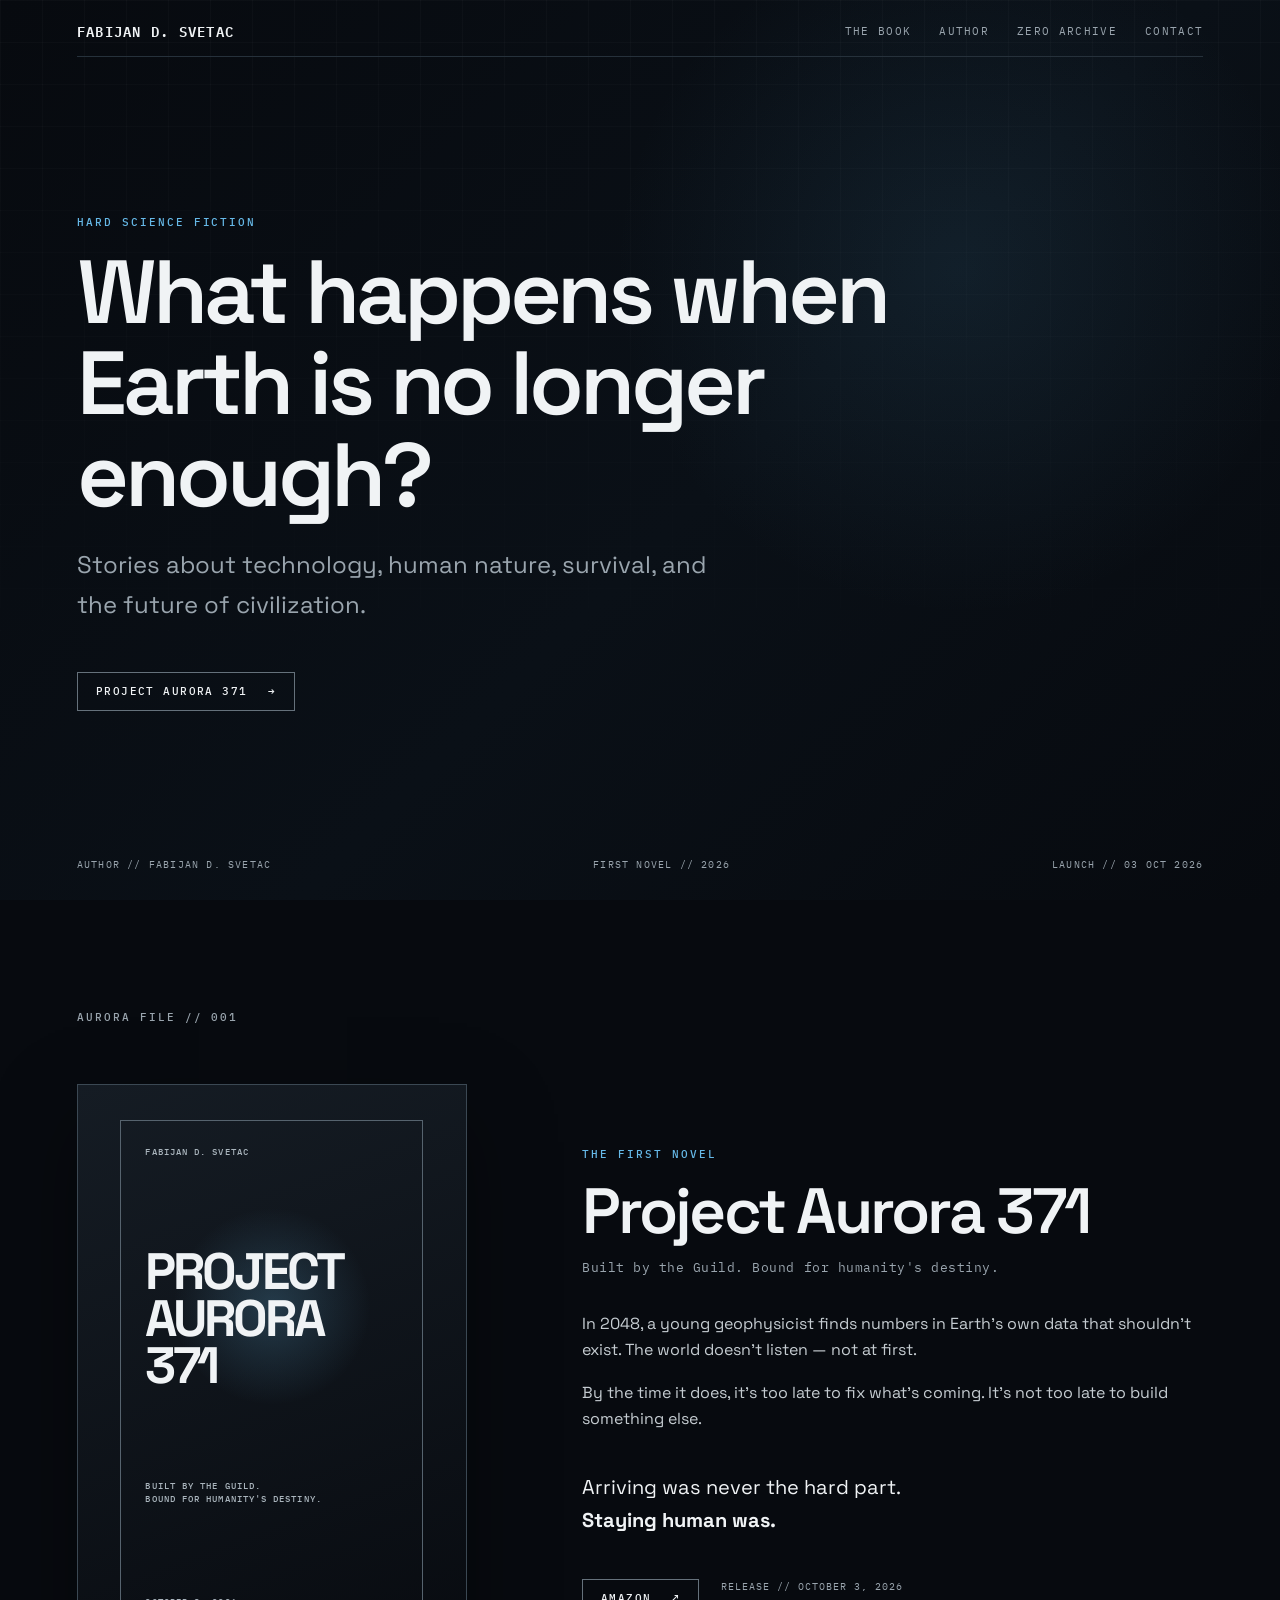
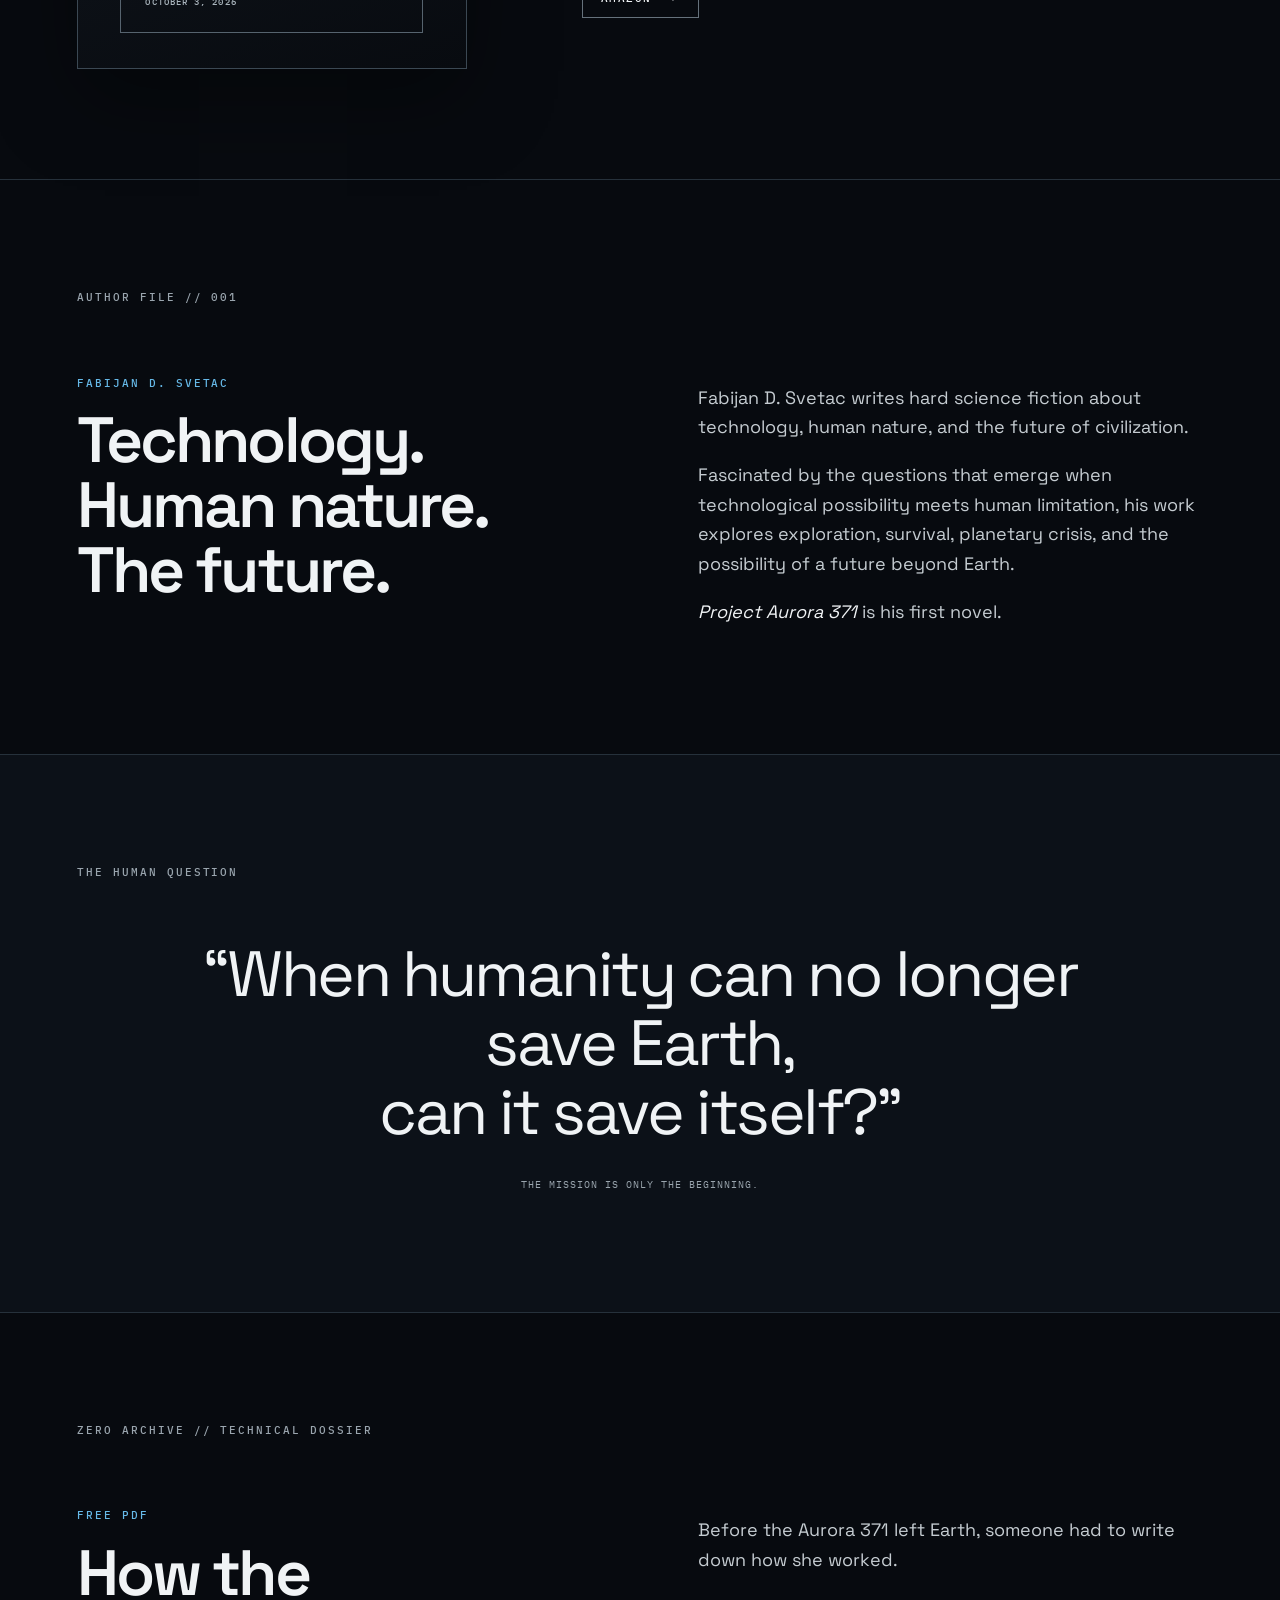
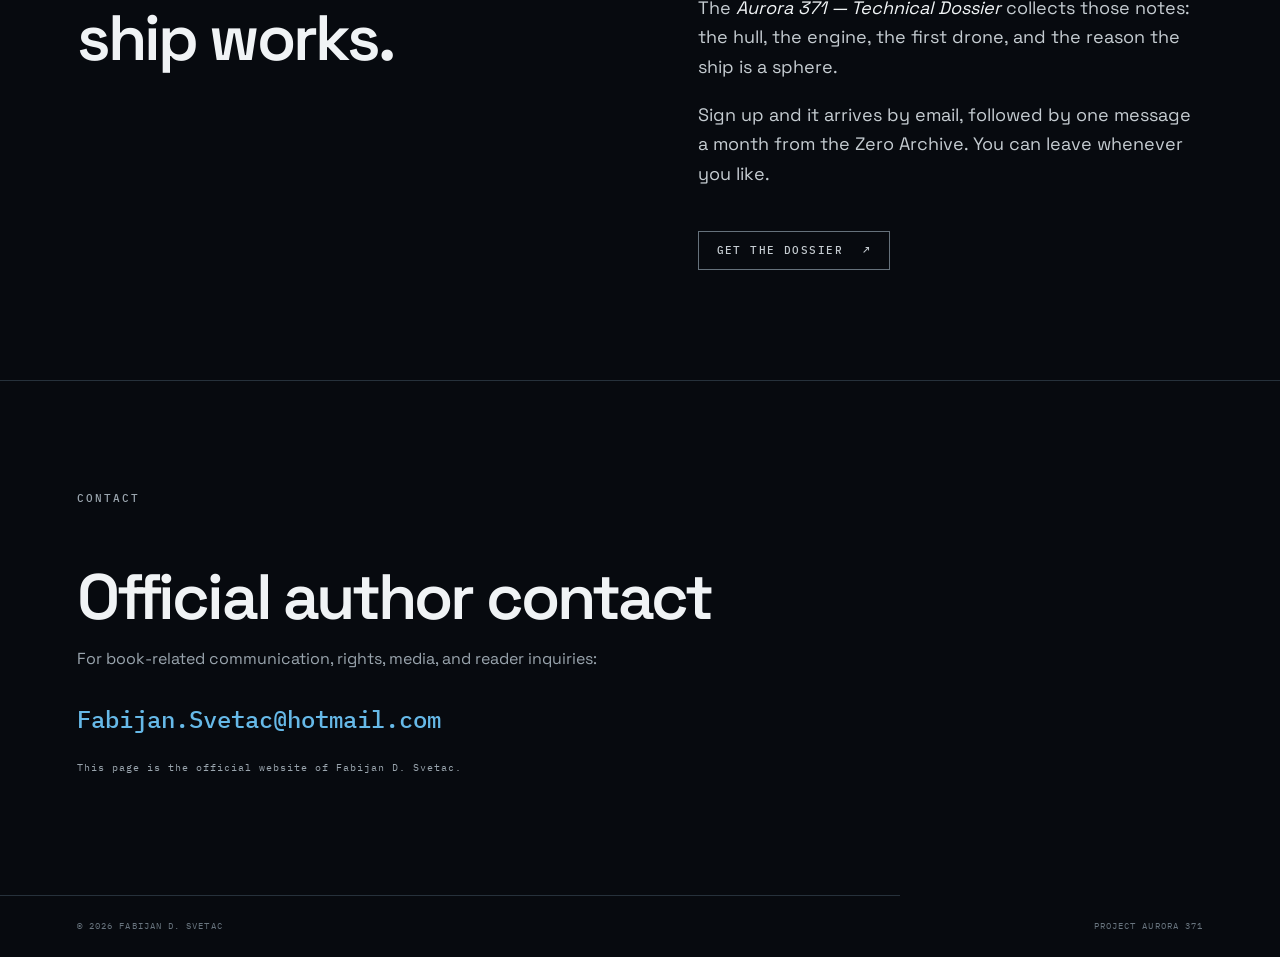
<file: index.html>
<!DOCTYPE html>
<html lang="en">
<head>
  <meta charset="UTF-8">
  <meta name="viewport" content="width=device-width, initial-scale=1.0">
  <meta name="description" content="Fabijan D. Svetac — hard science fiction about technology, human nature, and the future of civilization. Author of Project Aurora 371.">
  <meta name="robots" content="index, follow">
  <title>Fabijan D. Svetac | Hard Science Fiction</title>
  <link rel="stylesheet" href="styles.css">
</head>
<body>
  <header class="hero">
    <!-- <div class="hud hud-top">FDS // AUTHOR FILE // 001</div> -->
    <nav>
      <a class="brand" href="#top">FABIJAN D. SVETAC</a>
      <div class="nav-links">
        <a href="#book">THE BOOK</a>
        <a href="#author">AUTHOR</a>
        <a href="#archive">ZERO ARCHIVE</a>
        <a href="#contact">CONTACT</a>
      </div>
    </nav>

    <div class="hero-content" id="top">
      <p class="eyebrow">HARD SCIENCE FICTION</p>
      <h1>What happens when<br>Earth is no longer enough?</h1>
      <p class="lead">
        Stories about technology, human nature, survival, and the future of civilization.
      </p>
      <a class="button" href="#book">PROJECT AURORA 371 <span>→</span></a>
    </div>

    <div class="hero-meta">
      <span>AUTHOR // FABIJAN D. SVETAC</span>
      <span>FIRST NOVEL // 2026</span>
      <span>LAUNCH // 03 OCT 2026</span>
    </div>
  </header>

  <main>
    <section class="section book-section" id="book">
      <div class="section-label">AURORA FILE // 001</div>
      <div class="book-grid">
        <div class="book-placeholder" aria-label="Project Aurora 371 cover placeholder">
          <div class="cover-inner">
            <small>FABIJAN D. SVETAC</small>
            <strong>PROJECT<br>AURORA<br>371</strong>
            <span>BUILT BY THE GUILD.<br>BOUND FOR HUMANITY'S DESTINY.</span>
            <em>OCTOBER 3, 2026</em>
          </div>
        </div>

        <div class="book-copy">
          <p class="eyebrow">THE FIRST NOVEL</p>
          <h2>Project Aurora 371</h2>
          <p class="tagline">Built by the Guild. Bound for humanity's destiny.</p>

          <p>
            In 2048, a young geophysicist finds numbers in Earth's own data that shouldn't exist.
            The world doesn't listen — not at first.
          </p>
          <p>
            By the time it does, it's too late to fix what's coming. It's not too late to build
            something else.
          </p>
          <p class="closing-line">Arriving was never the hard part.<br><strong>Staying human was.</strong></p>

          <div class="book-actions">
            <a class="button" href="https://www.amazon.com/dp/B0HFXD8DMG" target="_blank" rel="noopener">AMAZON <span>↗</span></a>
            <span class="release">RELEASE // OCTOBER 3, 2026</span>
          </div>
        </div>
      </div>
    </section>

    <section class="section author-section" id="author">
      <div class="section-label">AUTHOR FILE // 001</div>
      <div class="author-grid">
        <div>
          <p class="eyebrow">FABIJAN D. SVETAC</p>
          <h2>Technology.<br>Human nature.<br>The future.</h2>
        </div>
        <div class="author-copy">
          <p>
            Fabijan D. Svetac writes hard science fiction about technology, human nature,
            and the future of civilization.
          </p>
          <p>
            Fascinated by the questions that emerge when technological possibility meets
            human limitation, his work explores exploration, survival, planetary crisis,
            and the possibility of a future beyond Earth.
          </p>
          <p><em>Project Aurora 371</em> is his first novel.</p>
        </div>
      </div>
    </section>

    <section class="section question-section">
      <div class="section-label">THE HUMAN QUESTION</div>
      <blockquote>
        “When humanity can no longer save Earth,<br>
        can it save itself?”
      </blockquote>
      <p class="question-note">THE MISSION IS ONLY THE BEGINNING.</p>
    </section>

    <section class="section archive-section" id="archive">
      <div class="section-label">ZERO ARCHIVE // TECHNICAL DOSSIER</div>
      <div class="author-grid">
        <div>
          <p class="eyebrow">FREE PDF</p>
          <h2>How the<br>ship works.</h2>
        </div>
        <div class="author-copy">
          <p>
            Before the Aurora 371 left Earth, someone had to write down how she worked.
          </p>
          <p>
            The <em>Aurora 371 — Technical Dossier</em> collects those notes: the hull, the engine,
            the first drone, and the reason the ship is a sphere.
          </p>
          <p>
            Sign up and it arrives by email, followed by one message a month from the Zero Archive.
            You can leave whenever you like.
          </p>
          <a class="button" href="https://personal-osihza.subscribepage.io" target="_blank" rel="noopener">GET THE DOSSIER <span>↗</span></a>
        </div>
      </div>
    </section>

    <section class="section contact-section" id="contact">
      <div class="section-label">CONTACT</div>
      <h2>Official author contact</h2>
      <p>
        For book-related communication, rights, media, and reader inquiries:
      </p>
      <!-- Replace the two placeholders below with the official author email before publishing. -->
      <a class="email" href="mailto:Fabijan.Svetac@hotmail.com">Fabijan.Svetac@hotmail.com</a>
      <p class="small-note">
        This page is the official website of Fabijan D. Svetac.
      </p>
    </section>
  </main>

  <footer>
    <span>© 2026 FABIJAN D. SVETAC</span>
    <span>PROJECT AURORA 371</span>
  </footer>
</body>
</html>
</file>
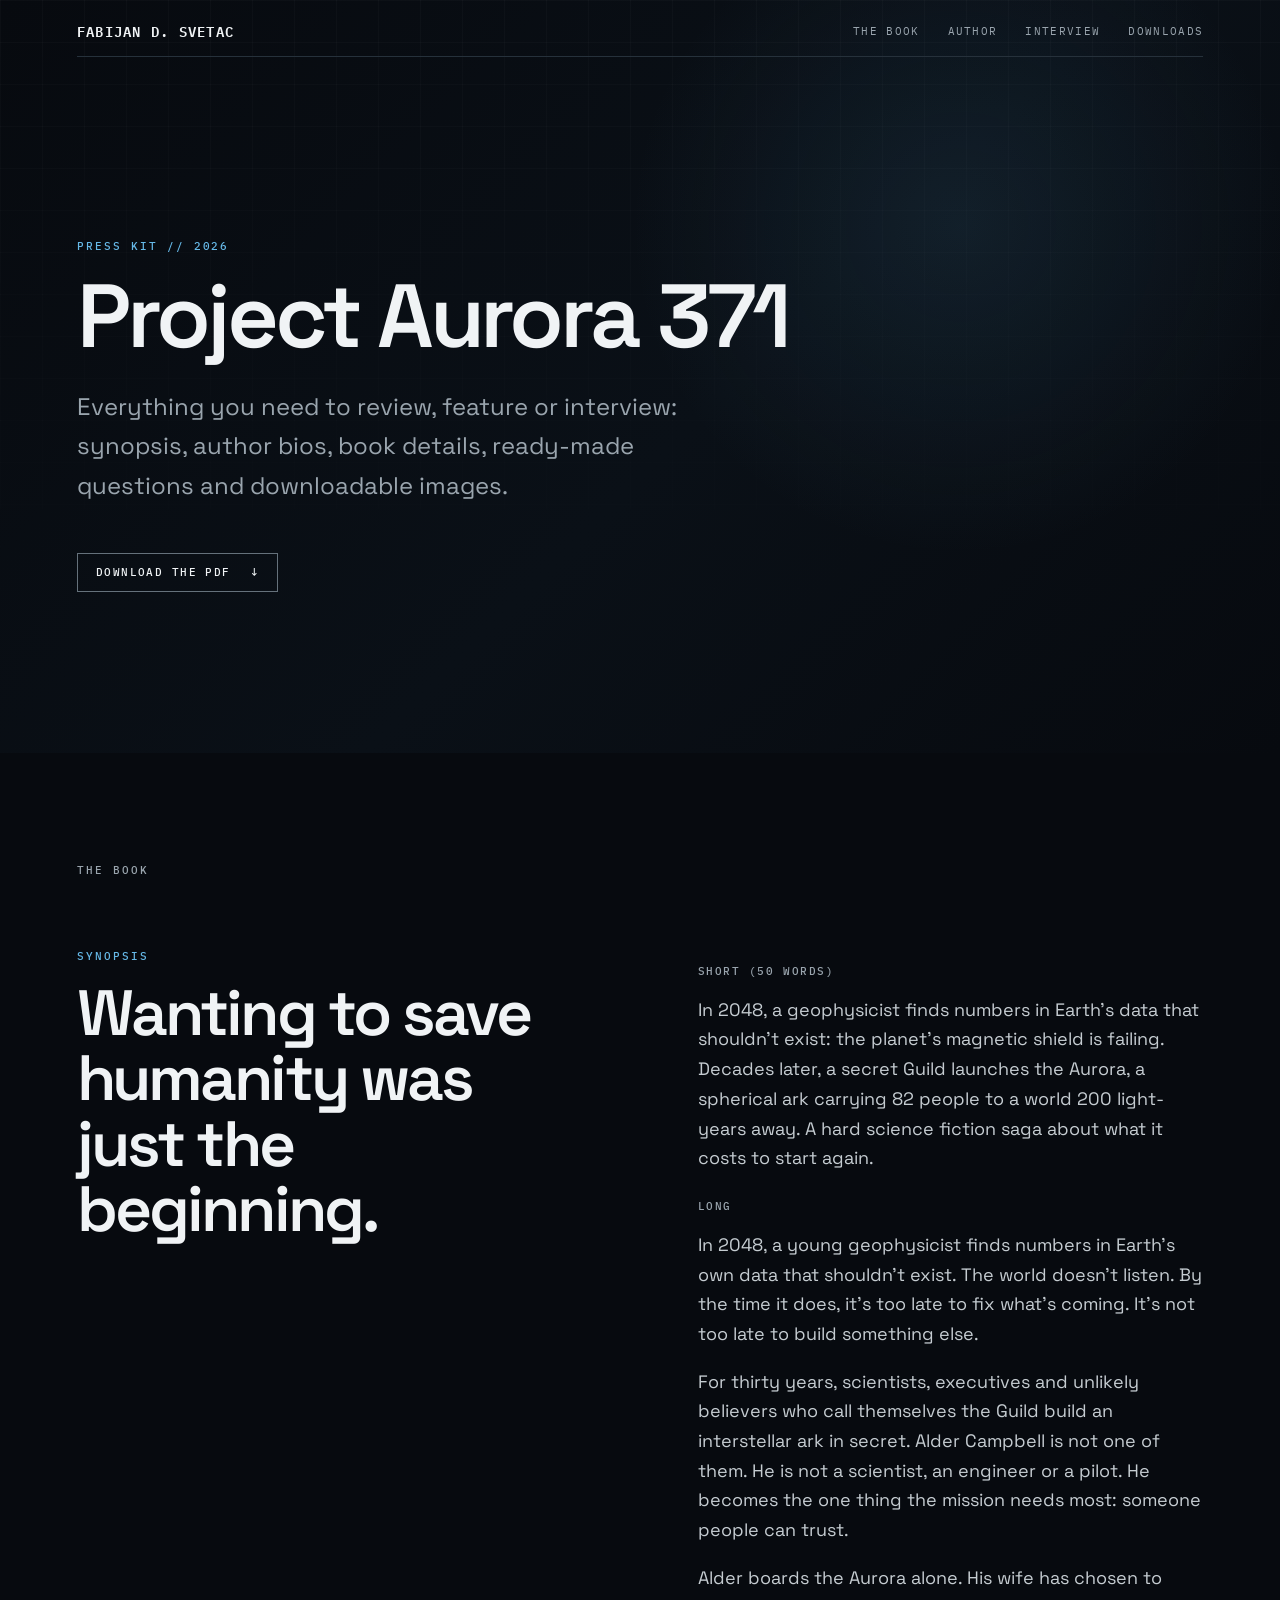
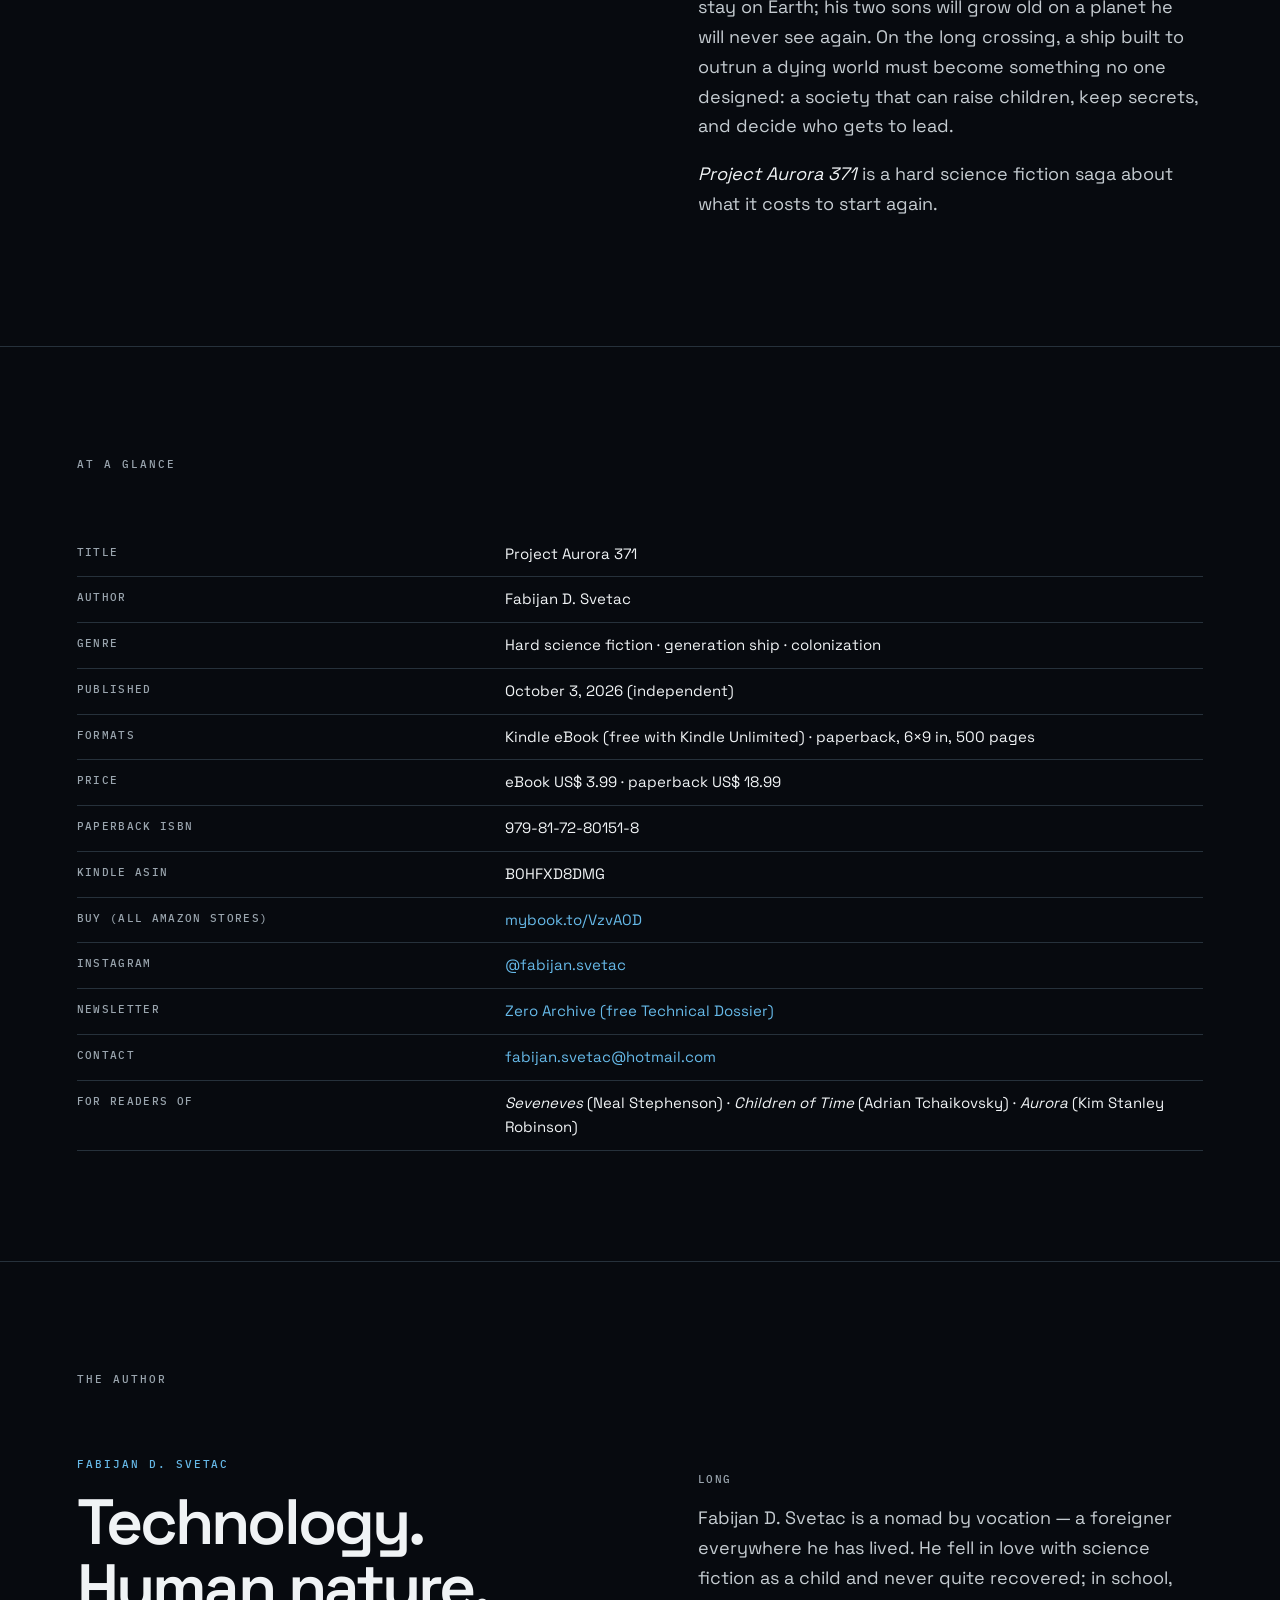
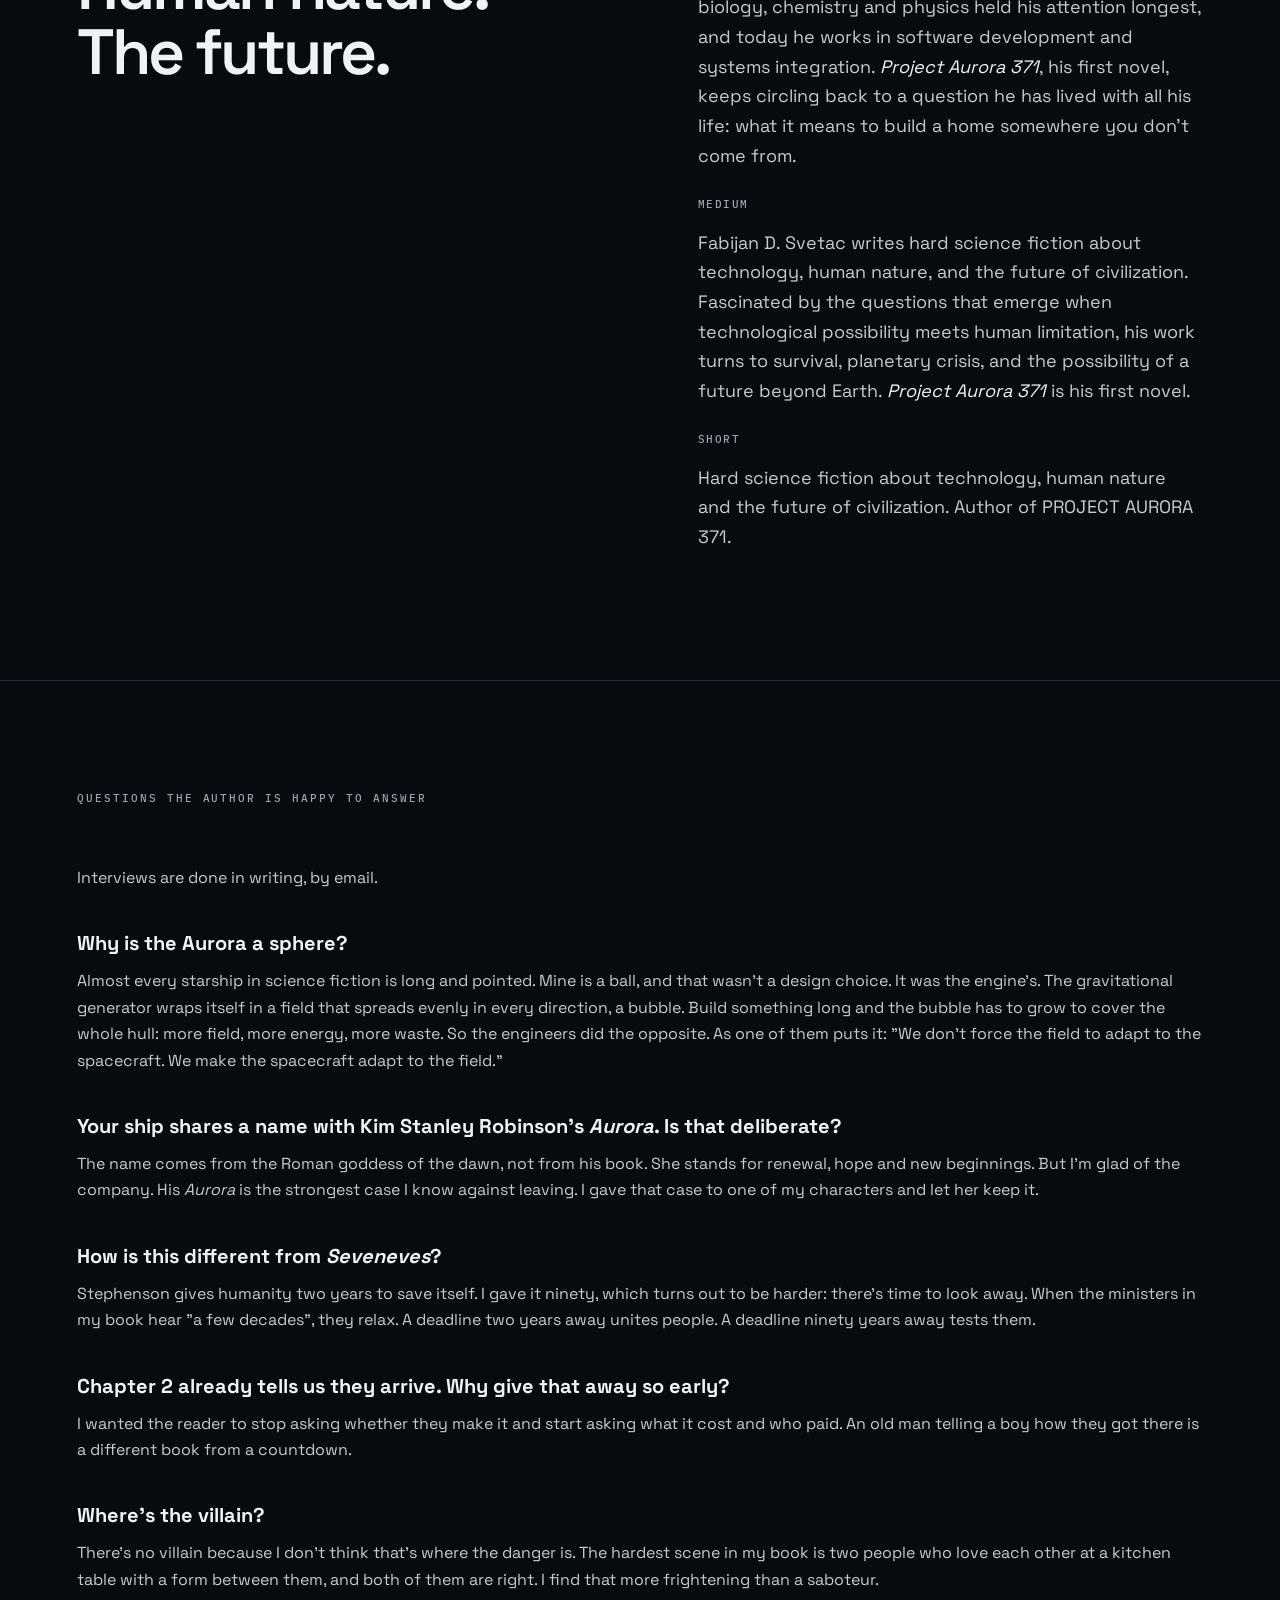
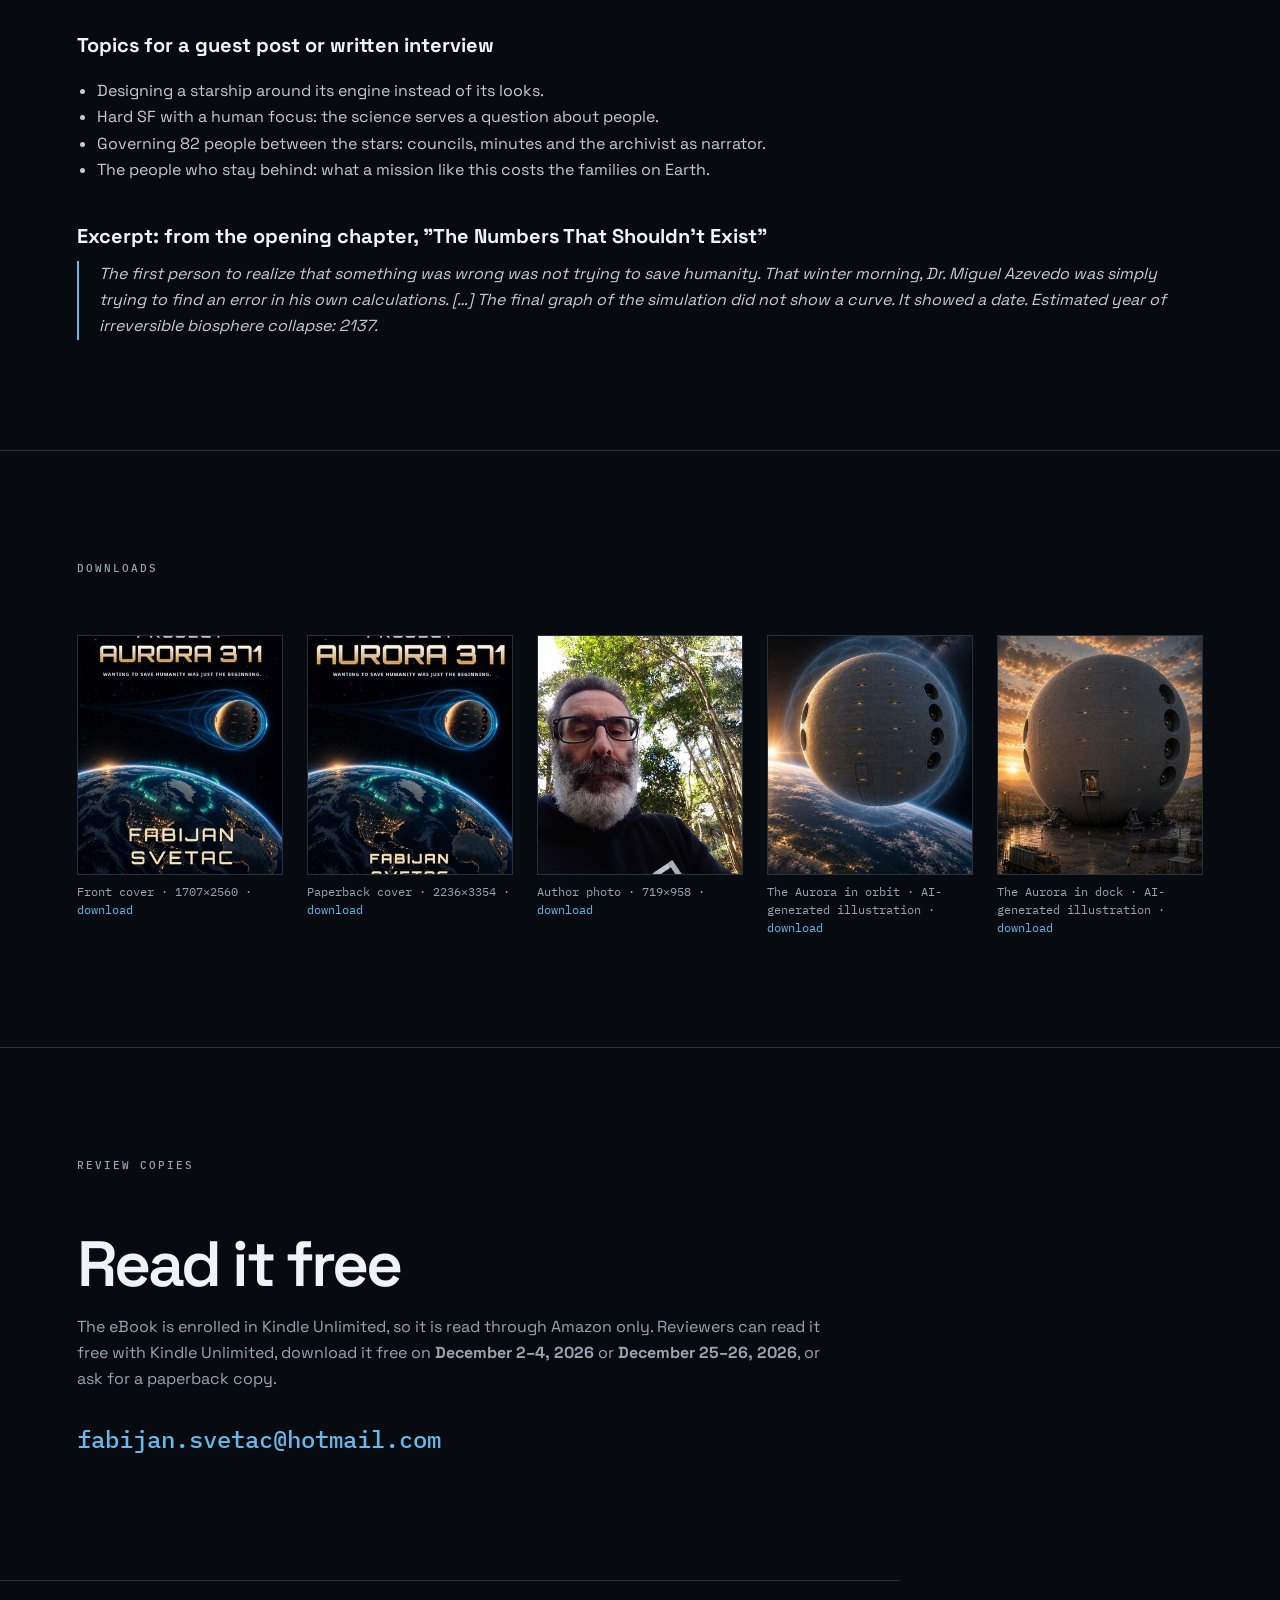
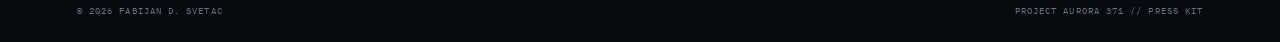
<file: press/index.html>
<!DOCTYPE html>
<html lang="en">
<head>
  <meta charset="UTF-8">
  <meta name="viewport" content="width=device-width, initial-scale=1.0">
  <meta name="description" content="Press kit for Project Aurora 371, a hard science fiction novel by Fabijan D. Svetac: synopsis, author bios, book details, interview questions, and downloadable images.">
  <meta name="robots" content="index, follow">
  <title>Press Kit | Project Aurora 371</title>
  <link rel="stylesheet" href="../styles.css">
  <style>
    .press-hero { min-height: auto; padding-bottom: 80px; }
    .press-hero .hero-content { margin-top: 90px; }
    .facts { width: 100%; border-collapse: collapse; font-size: 15px; }
    .facts td { padding: 10px 0; border-bottom: 1px solid var(--line); vertical-align: top; }
    .facts td:first-child { width: 38%; padding-right: 16px; font: 500 11px/1.9 "IBM Plex Mono", monospace; letter-spacing: .12em; color: var(--muted); text-transform: uppercase; }
    .facts a, .author-copy a, .qa a { color: var(--accent); }
    .downloads { display: grid; grid-template-columns: repeat(auto-fill, minmax(170px, 1fr)); gap: 24px; }
    .downloads figure { margin: 0; }
    .downloads img { width: 100%; height: 240px; object-fit: cover; border: 1px solid var(--line); display: block; }
    .downloads figcaption { margin-top: 8px; font: 400 12px/1.5 "IBM Plex Mono", monospace; color: var(--muted); }
    .downloads figcaption a { color: var(--accent); }
    .qa h3 { font-size: 20px; margin: 36px 0 8px; }
    .qa p { color: #c5ccd1; margin: 0; }
    .qa ul { color: #c5ccd1; padding-left: 20px; }
    .excerpt { border-left: 2px solid var(--accent); padding-left: 20px; color: #c5ccd1; font-style: italic; }
    .bio-label { font: 500 11px/1 "IBM Plex Mono", monospace; letter-spacing: .14em; color: var(--muted); margin: 28px 0 6px; }
  </style>
</head>
<body>
  <header class="hero press-hero">
    <nav>
      <a class="brand" href="../">FABIJAN D. SVETAC</a>
      <div class="nav-links">
        <a href="#book">THE BOOK</a>
        <a href="#author">AUTHOR</a>
        <a href="#interview">INTERVIEW</a>
        <a href="#downloads">DOWNLOADS</a>
      </div>
    </nav>

    <div class="hero-content">
      <p class="eyebrow">PRESS KIT // 2026</p>
      <h1>Project Aurora 371</h1>
      <p class="lead">
        Everything you need to review, feature or interview: synopsis, author bios,
        book details, ready-made questions and downloadable images.
      </p>
      <a class="button" href="Project_Aurora_371_Press_Kit.pdf" download>DOWNLOAD THE PDF <span>↓</span></a>
    </div>
  </header>

  <main>
    <section class="section book-section" id="book">
      <div class="section-label">THE BOOK</div>
      <div class="author-grid">
        <div>
          <p class="eyebrow">SYNOPSIS</p>
          <h2>Wanting to save humanity was just the beginning.</h2>
        </div>
        <div class="author-copy">
          <p class="bio-label">SHORT (50 WORDS)</p>
          <p>In 2048, a geophysicist finds numbers in Earth's data that shouldn't exist: the planet's magnetic shield is failing. Decades later, a secret Guild launches the Aurora, a spherical ark carrying 82 people to a world 200 light-years away. A hard science fiction saga about what it costs to start again.</p>
          <p class="bio-label">LONG</p>
          <p>In 2048, a young geophysicist finds numbers in Earth's own data that shouldn't exist. The world doesn't listen. By the time it does, it's too late to fix what's coming. It's not too late to build something else.</p>
          <p>For thirty years, scientists, executives and unlikely believers who call themselves the Guild build an interstellar ark in secret. Alder Campbell is not one of them. He is not a scientist, an engineer or a pilot. He becomes the one thing the mission needs most: someone people can trust.</p>
          <p>Alder boards the Aurora alone. His wife has chosen to stay on Earth; his two sons will grow old on a planet he will never see again. On the long crossing, a ship built to outrun a dying world must become something no one designed: a society that can raise children, keep secrets, and decide who gets to lead.</p>
          <p><em>Project Aurora 371</em> is a hard science fiction saga about what it costs to start again.</p>
        </div>
      </div>
    </section>

    <section class="section" id="facts">
      <div class="section-label">AT A GLANCE</div>
      <table class="facts">
        <tr><td>Title</td><td>Project Aurora 371</td></tr>
        <tr><td>Author</td><td>Fabijan D. Svetac</td></tr>
        <tr><td>Genre</td><td>Hard science fiction · generation ship · colonization</td></tr>
        <tr><td>Published</td><td>October 3, 2026 (independent)</td></tr>
        <tr><td>Formats</td><td>Kindle eBook (free with Kindle Unlimited) · paperback, 6×9 in, 500 pages</td></tr>
        <tr><td>Price</td><td>eBook US$ 3.99 · paperback US$ 18.99</td></tr>
        <tr><td>Paperback ISBN</td><td>979-81-72-80151-8</td></tr>
        <tr><td>Kindle ASIN</td><td>B0HFXD8DMG</td></tr>
        <tr><td>Buy (all Amazon stores)</td><td><a href="https://mybook.to/VzvA0D" target="_blank" rel="noopener">mybook.to/VzvA0D</a></td></tr>
        <tr><td>Instagram</td><td><a href="https://www.instagram.com/fabijan.svetac/" target="_blank" rel="noopener">@fabijan.svetac</a></td></tr>
        <tr><td>Newsletter</td><td><a href="https://personal-osihza.subscribepage.io" target="_blank" rel="noopener">Zero Archive (free Technical Dossier)</a></td></tr>
        <tr><td>Contact</td><td><a href="mailto:fabijan.svetac@hotmail.com">fabijan.svetac@hotmail.com</a></td></tr>
        <tr><td>For readers of</td><td><em>Seveneves</em> (Neal Stephenson) · <em>Children of Time</em> (Adrian Tchaikovsky) · <em>Aurora</em> (Kim Stanley Robinson)</td></tr>
      </table>
    </section>

    <section class="section author-section" id="author">
      <div class="section-label">THE AUTHOR</div>
      <div class="author-grid">
        <div>
          <p class="eyebrow">FABIJAN D. SVETAC</p>
          <h2>Technology.<br>Human nature.<br>The future.</h2>
        </div>
        <div class="author-copy">
          <p class="bio-label">LONG</p>
          <p>Fabijan D. Svetac is a nomad by vocation — a foreigner everywhere he has lived. He fell in love with science fiction as a child and never quite recovered; in school, biology, chemistry and physics held his attention longest, and today he works in software development and systems integration. <em>Project Aurora 371</em>, his first novel, keeps circling back to a question he has lived with all his life: what it means to build a home somewhere you don't come from.</p>
          <p class="bio-label">MEDIUM</p>
          <p>Fabijan D. Svetac writes hard science fiction about technology, human nature, and the future of civilization. Fascinated by the questions that emerge when technological possibility meets human limitation, his work turns to survival, planetary crisis, and the possibility of a future beyond Earth. <em>Project Aurora 371</em> is his first novel.</p>
          <p class="bio-label">SHORT</p>
          <p>Hard science fiction about technology, human nature and the future of civilization. Author of PROJECT AURORA 371.</p>
        </div>
      </div>
    </section>

    <section class="section" id="interview">
      <div class="section-label">QUESTIONS THE AUTHOR IS HAPPY TO ANSWER</div>
      <div class="qa">
        <p>Interviews are done in writing, by email.</p>

        <h3>Why is the Aurora a sphere?</h3>
        <p>Almost every starship in science fiction is long and pointed. Mine is a ball, and that wasn't a design choice. It was the engine's. The gravitational generator wraps itself in a field that spreads evenly in every direction, a bubble. Build something long and the bubble has to grow to cover the whole hull: more field, more energy, more waste. So the engineers did the opposite. As one of them puts it: "We don't force the field to adapt to the spacecraft. We make the spacecraft adapt to the field."</p>

        <h3>Your ship shares a name with Kim Stanley Robinson's <em>Aurora</em>. Is that deliberate?</h3>
        <p>The name comes from the Roman goddess of the dawn, not from his book. She stands for renewal, hope and new beginnings. But I'm glad of the company. His <em>Aurora</em> is the strongest case I know against leaving. I gave that case to one of my characters and let her keep it.</p>

        <h3>How is this different from <em>Seveneves</em>?</h3>
        <p>Stephenson gives humanity two years to save itself. I gave it ninety, which turns out to be harder: there's time to look away. When the ministers in my book hear "a few decades", they relax. A deadline two years away unites people. A deadline ninety years away tests them.</p>

        <h3>Chapter 2 already tells us they arrive. Why give that away so early?</h3>
        <p>I wanted the reader to stop asking whether they make it and start asking what it cost and who paid. An old man telling a boy how they got there is a different book from a countdown.</p>

        <h3>Where's the villain?</h3>
        <p>There's no villain because I don't think that's where the danger is. The hardest scene in my book is two people who love each other at a kitchen table with a form between them, and both of them are right. I find that more frightening than a saboteur.</p>

        <h3>Topics for a guest post or written interview</h3>
        <ul>
          <li>Designing a starship around its engine instead of its looks.</li>
          <li>Hard SF with a human focus: the science serves a question about people.</li>
          <li>Governing 82 people between the stars: councils, minutes and the archivist as narrator.</li>
          <li>The people who stay behind: what a mission like this costs the families on Earth.</li>
        </ul>

        <h3>Excerpt: from the opening chapter, "The Numbers That Shouldn't Exist"</h3>
        <p class="excerpt">The first person to realize that something was wrong was not trying to save humanity. That winter morning, Dr. Miguel Azevedo was simply trying to find an error in his own calculations. […] The final graph of the simulation did not show a curve. It showed a date. Estimated year of irreversible biosphere collapse: 2137.</p>
      </div>
    </section>

    <section class="section" id="downloads">
      <div class="section-label">DOWNLOADS</div>
      <div class="downloads">
        <figure>
          <a href="images/Project_Aurora_371_cover_ebook.jpg" download><img src="images/thumb_Project_Aurora_371_cover_ebook.jpg" alt="Project Aurora 371 eBook cover" loading="lazy"></a>
          <figcaption>Front cover · 1707×2560 · <a href="images/Project_Aurora_371_cover_ebook.jpg" download>download</a></figcaption>
        </figure>
        <figure>
          <a href="images/Project_Aurora_371_cover_paperback.jpg" download><img src="images/thumb_Project_Aurora_371_cover_paperback.jpg" alt="Project Aurora 371 paperback cover" loading="lazy"></a>
          <figcaption>Paperback cover · 2236×3354 · <a href="images/Project_Aurora_371_cover_paperback.jpg" download>download</a></figcaption>
        </figure>
        <figure>
          <a href="images/Fabijan_D_Svetac_author_photo.jpg" download><img src="images/thumb_Fabijan_D_Svetac_author_photo.jpg" alt="Fabijan D. Svetac" loading="lazy"></a>
          <figcaption>Author photo · 719×958 · <a href="images/Fabijan_D_Svetac_author_photo.jpg" download>download</a></figcaption>
        </figure>
        <figure>
          <a href="images/Aurora_in_orbit_AI_illustration.jpg" download><img src="images/thumb_Aurora_in_orbit_AI_illustration.jpg" alt="The Aurora in orbit (AI-generated illustration)" loading="lazy"></a>
          <figcaption>The Aurora in orbit · AI-generated illustration · <a href="images/Aurora_in_orbit_AI_illustration.jpg" download>download</a></figcaption>
        </figure>
        <figure>
          <a href="images/Aurora_in_dock_AI_illustration.jpg" download><img src="images/thumb_Aurora_in_dock_AI_illustration.jpg" alt="The Aurora in its construction dock (AI-generated illustration)" loading="lazy"></a>
          <figcaption>The Aurora in dock · AI-generated illustration · <a href="images/Aurora_in_dock_AI_illustration.jpg" download>download</a></figcaption>
        </figure>
      </div>
    </section>

    <section class="section contact-section" id="contact">
      <div class="section-label">REVIEW COPIES</div>
      <h2>Read it free</h2>
      <p>
        The eBook is enrolled in Kindle Unlimited, so it is read through Amazon only.
        Reviewers can read it free with Kindle Unlimited, download it free on
        <strong>December 2–4, 2026</strong> or <strong>December 25–26, 2026</strong>,
        or ask for a paperback copy.
      </p>
      <a class="email" href="mailto:fabijan.svetac@hotmail.com">fabijan.svetac@hotmail.com</a>
    </section>
  </main>

  <footer>
    <span>© 2026 FABIJAN D. SVETAC</span>
    <span>PROJECT AURORA 371 // PRESS KIT</span>
  </footer>
</body>
</html>
</file>
<file: styles.css>
@import url('https://fonts.googleapis.com/css2?family=IBM+Plex+Mono:wght@400;500;600&family=Space+Grotesk:wght@400;500;600;700&display=swap');

:root {
  --bg: #070a0f;
  --panel: #0c1118;
  --text: #f0f3f5;
  --muted: #9aa5ae;
  --line: #26313b;
  --accent: #66b9e8;
}

* { box-sizing: border-box; }

html { scroll-behavior: smooth; }

body {
  margin: 0;
  background: var(--bg);
  color: var(--text);
  font-family: "Space Grotesk", Arial, sans-serif;
  line-height: 1.65;
}

a { color: inherit; text-decoration: none; }

.hero {
  min-height: 100vh;
  padding: 24px 6vw 28px;
  display: flex;
  flex-direction: column;
  justify-content: space-between;
  position: relative;
  overflow: hidden;
  background:
    radial-gradient(circle at 75% 30%, rgba(65, 125, 160, .14), transparent 30%),
    linear-gradient(135deg, #070a0f 0%, #0a1017 55%, #070a0f 100%);
}

.hero::after {
  content: "";
  position: absolute;
  inset: 0;
  pointer-events: none;
  background-image:
    linear-gradient(rgba(255,255,255,.025) 1px, transparent 1px),
    linear-gradient(90deg, rgba(255,255,255,.025) 1px, transparent 1px);
  background-size: 42px 42px;
  mask-image: linear-gradient(to bottom, black, transparent 90%);
}

.hud {
  position: absolute;
  z-index: 2;
  font: 500 11px/1 "IBM Plex Mono", monospace;
  letter-spacing: .18em;
  color: var(--muted);
}

.hud-top { top: 24px; right: 6vw; }

nav {
  z-index: 3;
  display: flex;
  justify-content: space-between;
  align-items: center;
  border-bottom: 1px solid var(--line);
  padding-bottom: 18px;
}

.brand {
  font: 600 14px/1 "IBM Plex Mono", monospace;
  letter-spacing: .09em;
}

.nav-links {
  display: flex;
  gap: 28px;
  font: 400 11px/1 "IBM Plex Mono", monospace;
  letter-spacing: .12em;
  color: var(--muted);
}

.nav-links a:hover, .brand:hover { color: var(--text); }

.hero-content {
  z-index: 2;
  max-width: 850px;
  padding: 9vh 0;
}

.eyebrow, .section-label {
  font: 500 11px/1.3 "IBM Plex Mono", monospace;
  letter-spacing: .18em;
  color: var(--accent);
  text-transform: uppercase;
}

h1, h2 {
  font-weight: 600;
  letter-spacing: -.045em;
  line-height: 1.02;
  margin: 18px 0 24px;
}

h1 { font-size: clamp(48px, 7vw, 96px); }
h2 { font-size: clamp(40px, 5vw, 68px); }

.lead {
  max-width: 650px;
  color: var(--muted);
  font-size: clamp(18px, 2vw, 24px);
}

.button {
  display: inline-flex;
  gap: 20px;
  align-items: center;
  margin-top: 24px;
  padding: 13px 18px;
  border: 1px solid #65717b;
  font: 500 11px/1 "IBM Plex Mono", monospace;
  letter-spacing: .13em;
  transition: .2s ease;
}

.button:hover {
  border-color: var(--accent);
  background: rgba(102,185,232,.08);
}

.hero-meta {
  z-index: 2;
  display: flex;
  justify-content: space-between;
  gap: 20px;
  color: var(--muted);
  font: 400 10px/1.4 "IBM Plex Mono", monospace;
  letter-spacing: .12em;
}

.section {
  padding: 110px 6vw;
  border-bottom: 1px solid var(--line);
}

.section-label {
  margin-bottom: 60px;
  color: var(--muted);
}

.book-grid, .author-grid {
  max-width: 1200px;
  margin: 0 auto;
  display: grid;
  grid-template-columns: minmax(260px, 390px) 1fr;
  gap: 9vw;
  align-items: center;
}

.book-placeholder {
  aspect-ratio: 2 / 3;
  background:
    radial-gradient(circle at 50% 38%, rgba(104,184,228,.23), transparent 24%),
    linear-gradient(160deg, #151c24, #080b10);
  border: 1px solid #3b4853;
  box-shadow: 0 30px 80px rgba(0,0,0,.35);
  display: flex;
  align-items: center;
  justify-content: center;
}

.cover-inner {
  width: 78%;
  height: 88%;
  border: 1px solid #56636e;
  padding: 24px;
  display: flex;
  flex-direction: column;
  justify-content: space-between;
}

.cover-inner small, .cover-inner span, .cover-inner em {
  font: 500 9px/1.5 "IBM Plex Mono", monospace;
  letter-spacing: .12em;
  color: #aab5bd;
}

.cover-inner strong {
  font-size: clamp(30px, 4vw, 52px);
  line-height: .92;
  letter-spacing: -.06em;
}

.cover-inner em { font-style: normal; }

.book-copy { max-width: 650px; }

.book-copy h2 { margin-bottom: 4px; }

.tagline {
  color: var(--muted);
  font: 400 13px/1.5 "IBM Plex Mono", monospace;
  letter-spacing: .04em;
  margin-bottom: 34px;
}

.book-copy p:not(.eyebrow):not(.tagline) { color: #c5ccd1; }

.closing-line {
  margin: 38px 0 0;
  font-size: 20px;
  color: var(--text) !important;
}

.book-actions {
  display: flex;
  align-items: center;
  gap: 22px;
  flex-wrap: wrap;
  margin-top: 18px;
}

.release, .small-note, .question-note {
  color: var(--muted);
  font: 400 10px/1.5 "IBM Plex Mono", monospace;
  letter-spacing: .1em;
}

.author-grid {
  grid-template-columns: 1fr 1fr;
  align-items: start;
}

.author-copy {
  max-width: 620px;
  color: #c5ccd1;
  font-size: 18px;
}

.author-copy em { color: var(--text); }

.question-section {
  text-align: center;
  background: var(--panel);
}

.question-section .section-label { text-align: left; }

blockquote {
  max-width: 1000px;
  margin: 0 auto 30px;
  font-size: clamp(34px, 5vw, 68px);
  line-height: 1.08;
  letter-spacing: -.04em;
}

.contact-section {
  max-width: 900px;
}

.contact-section h2 {
  margin-bottom: 16px;
}

.contact-section p {
  color: var(--muted);
}

.email {
  display: inline-block;
  margin: 14px 0;
  font: 500 clamp(18px, 2vw, 24px)/1.4 "IBM Plex Mono", monospace;
  color: var(--accent);
  word-break: break-word;
}

footer {
  padding: 24px 6vw;
  display: flex;
  justify-content: space-between;
  color: #68747e;
  font: 400 9px/1.4 "IBM Plex Mono", monospace;
  letter-spacing: .12em;
}

@media (max-width: 720px) {
  .hero { min-height: 90vh; }
  .hud-top { display: none; }
  nav { align-items: flex-start; }
  .nav-links { gap: 12px; flex-direction: column; text-align: right; }
  .hero-meta { flex-direction: column; }
  .section { padding: 80px 7vw; }
  .section-label { margin-bottom: 40px; }
  .book-grid, .author-grid { grid-template-columns: 1fr; gap: 48px; }
  .book-placeholder { max-width: 300px; margin: 0 auto; }
  .author-copy { font-size: 16px; }
  footer { flex-direction: column; gap: 10px; }
}
</file>
